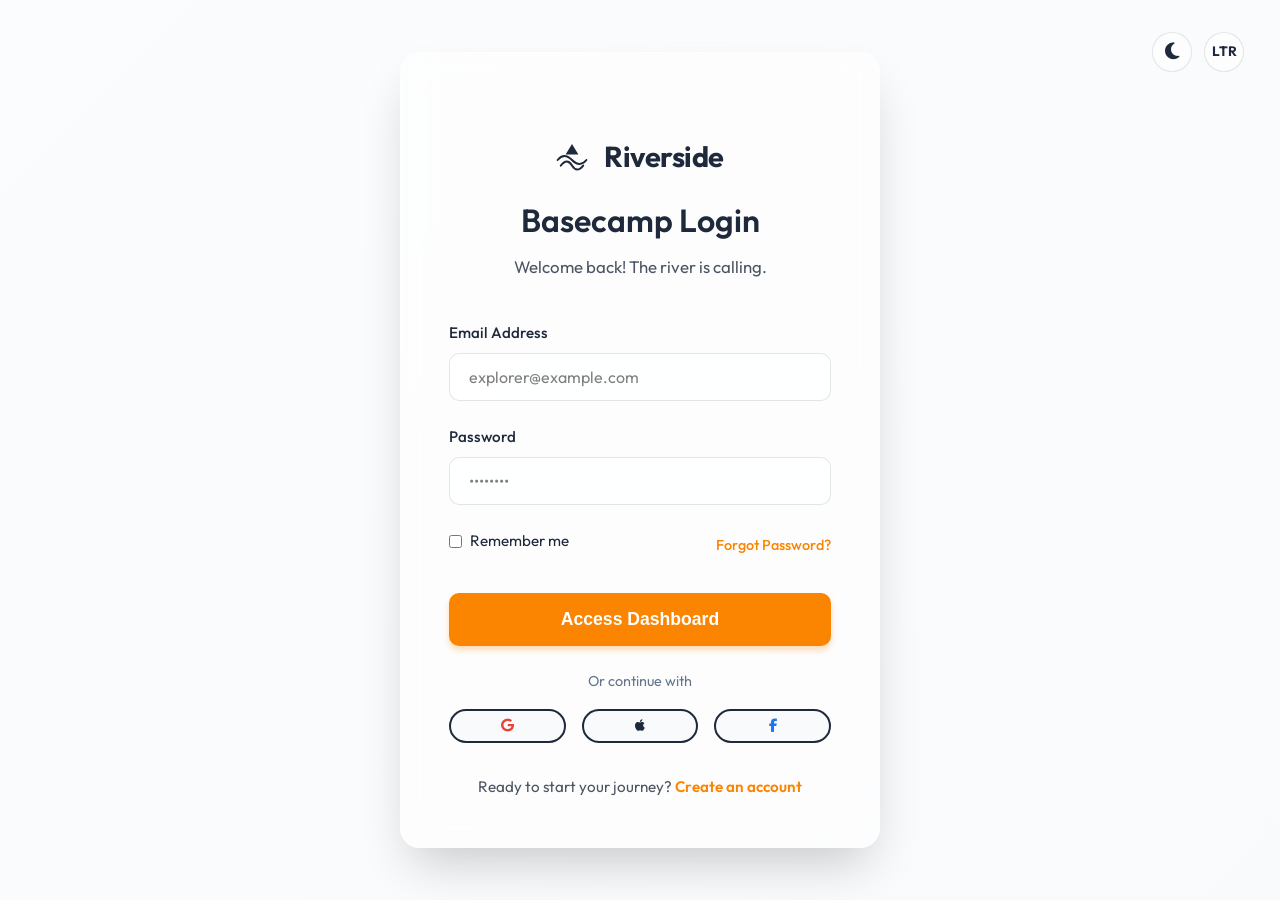
<file: login.html>
<!DOCTYPE html>
<html lang="en" dir="ltr" data-theme="light">

<head>
    <meta charset="UTF-8">
    <link rel="icon" href="data:image/svg+xml,<svg xmlns=%22http://www.w3.org/2000/svg%22 viewBox=%220 0 100 100%22><text y=%22.9em%22 font-size=%2290%22>🌊</text></svg>">
    <meta name="viewport" content="width=device-width, initial-scale=1.0">
    <title>Basecamp Login | Riverside</title>
    <meta name="description" content="Sign in to access your Riverside dashboard, active rentals, and past trips.">
    <link rel="preconnect" href="https://fonts.googleapis.com">
    <link rel="preconnect" href="https://fonts.gstatic.com" crossorigin>
    <link href="https://fonts.googleapis.com/css2?family=Outfit:wght@300;400;500;600;700&display=swap" rel="stylesheet">
    <link rel="stylesheet" href="https://cdnjs.cloudflare.com/ajax/libs/font-awesome/6.4.0/css/all.min.css">
    <link rel="stylesheet" href="styles.css">
</head>

<body>
    <!-- Full-screen Expedition Layout -->
    <div class="expedition-auth-page" style="background-image: url('https://images.unsplash.com/photo-1462331940025-496dfbfc7564?ixlib=rb-4.0.3&auto=format&fit=crop&w=2000&q=80');">
        
        <!-- Action Toggles -->
        <div class="auth-toggles">
            <button id="theme-toggle-btn" class="icon-btn auth-toggle-btn" aria-label="Toggle Theme">
                <i class="fa-solid fa-moon"></i>
            </button>
            <button id="lang-toggle" class="icon-btn auth-toggle-btn" aria-label="Toggle LTR/RTL">
                <i class="fa-solid fa-language"></i>
            </button>
        </div>
        
        <!-- Glassmorphic Panel -->
        <div class="expedition-auth-panel">

            <a href="index.html" class="expedition-auth-logo">
                <svg class="brand-icon" viewBox="0 0 40 40" width="32" height="32" fill="none" stroke="currentColor" stroke-width="2.5" stroke-linecap="round" stroke-linejoin="round" style="margin-right: 0.5rem;">
        <path d="M2 25 Q 10 15, 20 25 T 38 25" />
        <path d="M6 32 Q 14 22, 20 32 T 34 32" />
        <path d="M20 5 L 12 18 H 28 Z" fill="currentColor" stroke="none" />
    </svg>
    <span style="font-family: 'Outfit', sans-serif; font-weight: 700; letter-spacing: -0.5px;">Riverside</span>
            </a>
            
            <div class="expedition-auth-header">
                <h2>Basecamp Login</h2>
                <p>Welcome back! The river is calling.</p>
            </div>

            <form class="expedition-auth-form" action="user-dashboard.html" method="GET">
                <div class="form-group">
                    <label for="email">Email Address</label>
                    <input type="email" id="email" class="form-control" placeholder="explorer@example.com" required>
                </div>
                
                <div class="form-group">
                    <label for="password">Password</label>
                    <input type="password" id="password" class="form-control" placeholder="••••••••" required>
                </div>

                <div class="expedition-auth-options">
                    <label>
                        <input type="checkbox" style="accent-color: var(--accent-color);"> Remember me
                    </label>
                    <a href="#">Forgot Password?</a>
                </div>

                <button type="submit" class="expedition-auth-btn">Access Dashboard</button>
            </form>

            <div class="social-login" style="text-align: center; margin-top: 1.5rem;">
                <p style="color: var(--text-light); font-size: 0.9rem; margin-bottom: 1rem;">Or continue with</p>
                <div style="display: flex; justify-content: center; gap: 1rem;">
                    <button type="button" class="btn btn-outline-dark" style="flex: 1; padding: 0.5rem; background: var(--bg-color);"><i class="fa-brands fa-google" style="color: #ea4335;"></i></button>
                    <button type="button" class="btn btn-outline-dark" style="flex: 1; padding: 0.5rem; background: var(--bg-color);"><i class="fa-brands fa-apple" style="color: var(--text-dark);"></i></button>
                    <button type="button" class="btn btn-outline-dark" style="flex: 1; padding: 0.5rem; background: var(--bg-color);"><i class="fa-brands fa-facebook-f" style="color: #1877f2;"></i></button>
                </div>
            </div>

            <div class="expedition-auth-footer">
                <p>Ready to start your journey? <a href="signup.html">Create an account</a></p>
            </div>
        </div>
    </div>

    <!-- Theme initialization -->
    <script>
        const savedTheme = localStorage.getItem('dash-theme') || 'light';
        document.documentElement.setAttribute('data-theme', savedTheme);
    </script>
    <script src="script.js"></script>
</body>
</html>
</file>
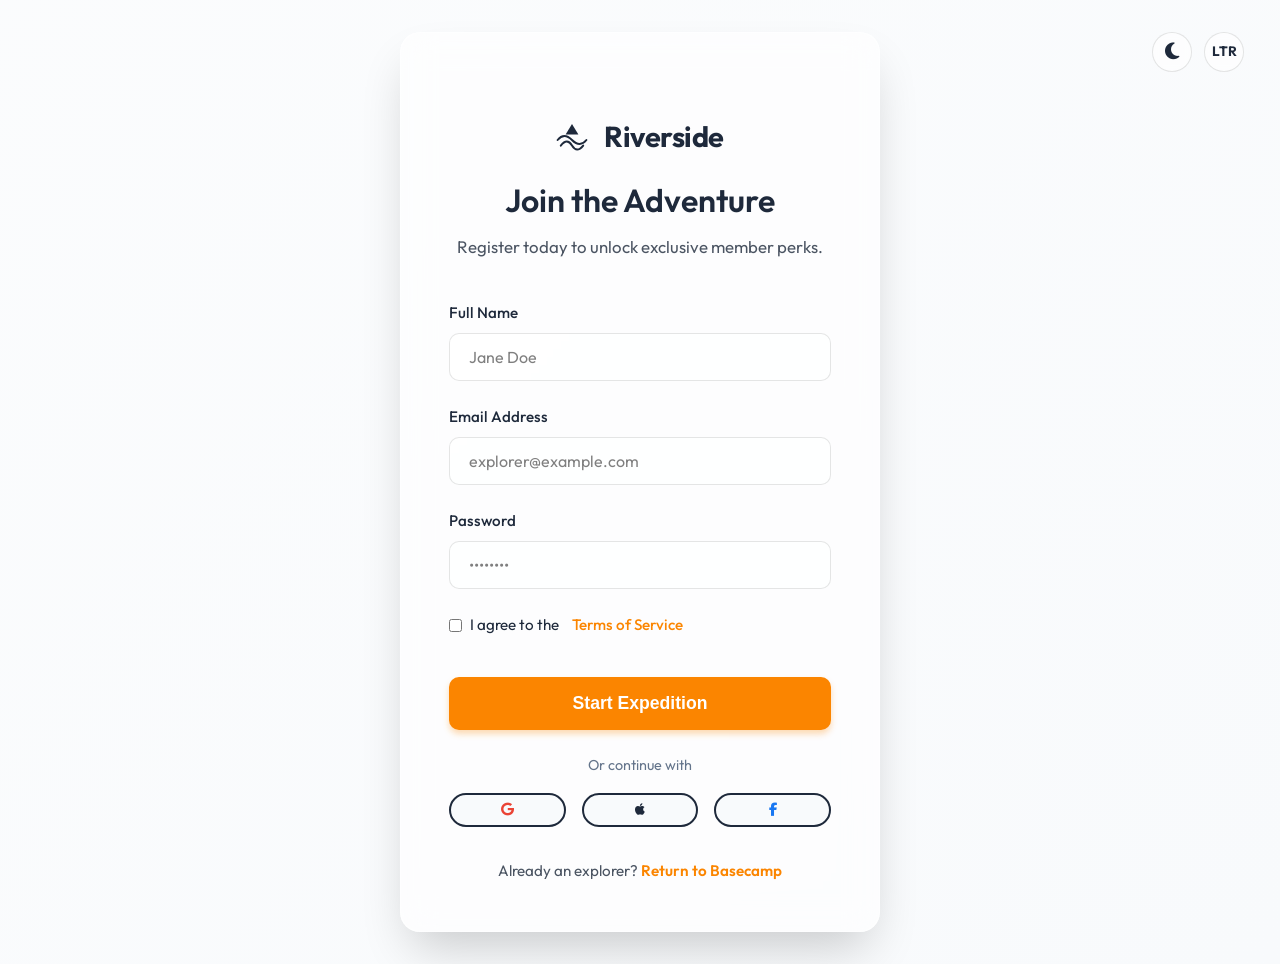
<file: signup.html>
<!DOCTYPE html>
<html lang="en" dir="ltr" data-theme="light">

<head>
    <meta charset="UTF-8">
    <link rel="icon" href="data:image/svg+xml,<svg xmlns=%22http://www.w3.org/2000/svg%22 viewBox=%220 0 100 100%22><text y=%22.9em%22 font-size=%2290%22>🌊</text></svg>">
    <meta name="viewport" content="width=device-width, initial-scale=1.0">
    <title>Start Your Expedition | Riverside</title>
    <meta name="description" content="Create a new account at Riverside to manage your rentals and season passes.">
    <link rel="preconnect" href="https://fonts.googleapis.com">
    <link rel="preconnect" href="https://fonts.gstatic.com" crossorigin>
    <link href="https://fonts.googleapis.com/css2?family=Outfit:wght@300;400;500;600;700&display=swap" rel="stylesheet">
    <link rel="stylesheet" href="https://cdnjs.cloudflare.com/ajax/libs/font-awesome/6.4.0/css/all.min.css">
    <link rel="stylesheet" href="styles.css">
</head>

<body>
    <!-- Full-screen Expedition Layout -->
    <div class="expedition-auth-page" style="background-image: url('https://plus.unsplash.com/premium_photo-1769821233693-851a950769e9?w=900&auto=format&fit=crop&q=60&ixlib=rb-4.1.0&ixid=M3wxMjA3fDB8MHxwaG90by1yZWxhdGVkfDY5fHx8ZW58MHx8fHx8=rb-4.0.3&auto=format&fit=crop&w=2000&q=80');">
        
        <!-- Action Toggles -->
        <div class="auth-toggles">
            <button id="theme-toggle-btn" class="icon-btn auth-toggle-btn" aria-label="Toggle Theme">
                <i class="fa-solid fa-moon"></i>
            </button>
            <button id="lang-toggle" class="icon-btn auth-toggle-btn" aria-label="Toggle LTR/RTL">
                <i class="fa-solid fa-language"></i>
            </button>
        </div>
        
        <!-- Glassmorphic Panel -->
        <div class="expedition-auth-panel">

            <a href="index.html" class="expedition-auth-logo">
                <svg class="brand-icon" viewBox="0 0 40 40" width="32" height="32" fill="none" stroke="currentColor" stroke-width="2.5" stroke-linecap="round" stroke-linejoin="round" style="margin-right: 0.5rem;">
        <path d="M2 25 Q 10 15, 20 25 T 38 25" />
        <path d="M6 32 Q 14 22, 20 32 T 34 32" />
        <path d="M20 5 L 12 18 H 28 Z" fill="currentColor" stroke="none" />
    </svg>
    <span style="font-family: 'Outfit', sans-serif; font-weight: 700; letter-spacing: -0.5px;">Riverside</span>
            </a>
            
            <div class="expedition-auth-header">
                <h2>Join the Adventure</h2>
                <p>Register today to unlock exclusive member perks.</p>
            </div>

            <form class="expedition-auth-form" action="user-dashboard.html" method="GET">
                <div class="form-group">
                    <label for="name">Full Name</label>
                    <input type="text" id="name" class="form-control" placeholder="Jane Doe" required>
                </div>

                <div class="form-group">
                    <label for="email">Email Address</label>
                    <input type="email" id="email" class="form-control" placeholder="explorer@example.com" required>
                </div>
                
                <div class="form-group">
                    <label for="password">Password</label>
                    <input type="password" id="password" class="form-control" placeholder="••••••••" required>
                </div>

                <div class="expedition-auth-options" style="justify-content: flex-start;">
                    <label>
                        <input type="checkbox" style="accent-color: var(--accent-color);" required> 
                        I agree to the <a href="#" style="margin-left: 0.3rem;">Terms of Service</a>
                    </label>
                </div>

                <button type="submit" class="expedition-auth-btn">Start Expedition</button>
            </form>

            <div class="social-login" style="text-align: center; margin-top: 1.5rem;">
                <p style="color: var(--text-light); font-size: 0.9rem; margin-bottom: 1rem;">Or continue with</p>
                <div style="display: flex; justify-content: center; gap: 1rem;">
                    <button type="button" class="btn btn-outline-dark" style="flex: 1; padding: 0.5rem; background: var(--bg-color);"><i class="fa-brands fa-google" style="color: #ea4335;"></i></button>
                    <button type="button" class="btn btn-outline-dark" style="flex: 1; padding: 0.5rem; background: var(--bg-color);"><i class="fa-brands fa-apple" style="color: var(--text-dark);"></i></button>
                    <button type="button" class="btn btn-outline-dark" style="flex: 1; padding: 0.5rem; background: var(--bg-color);"><i class="fa-brands fa-facebook-f" style="color: #1877f2;"></i></button>
                </div>
            </div>

            <div class="expedition-auth-footer">
                <p>Already an explorer? <a href="login.html">Return to Basecamp</a></p>
            </div>
        </div>
    </div>

    <!-- Theme initialization -->
    <script>
        const savedTheme = localStorage.getItem('dash-theme') || 'light';
        document.documentElement.setAttribute('data-theme', savedTheme);
    </script>
    <script src="script.js"></script>
</body>
</html>
</file>
<file: styles.css>
html, body {
    overflow-x: hidden;
    max-width: 100vw;
}

:root {
    --primary-color: #0f4c5c;
    --primary-dark: #052831;
    --primary-light: #16697a;
    --accent-color: #fb8500;
    --accent-hover: #ffb703;
    --text-dark: #1e293b;
    --text-light: #64748b;
    --bg-color: #f8fafc;
    --card-bg: #ffffff;
    --white: #ffffff;
    --glass-bg: rgba(255, 255, 255, 0.1);
    --glass-border: rgba(255, 255, 255, 0.2);
    --shadow-sm: 0 1px 2px 0 rgba(0, 0, 0, 0.05);
    --shadow-md: 0 4px 6px -1px rgba(0, 0, 0, 0.1), 0 2px 4px -1px rgba(0, 0, 0, 0.06);
    --shadow-lg: 0 10px 15px -3px rgba(0, 0, 0, 0.1), 0 4px 6px -2px rgba(0, 0, 0, 0.05);
    --transition: all 0.3s cubic-bezier(0.4, 0, 0.2, 1);
}

[data-theme="dark"] {
    --primary-color: #48cae4;
    --primary-dark: #061021;
    --primary-light: #112240;
    --accent-color: #fb8500;
    --accent-hover: #ffb703;
    --text-dark: #ccd6f6;
    --text-light: #8892b0;
    --bg-color: #020c1b;
    --card-bg: #112240;
    --white: #ffffff;
    --glass-bg: rgba(255, 255, 255, 0.1);
    --glass-border: rgba(255, 255, 255, 0.2);
    --shadow-sm: 0 1px 2px 0 rgba(0, 0, 0, 0.5);
    --shadow-md: 0 4px 6px -1px rgba(0, 0, 0, 0.6), 0 2px 4px -1px rgba(0, 0, 0, 0.4);
    --shadow-lg: 0 10px 15px -3px rgba(0, 0, 0, 0.6), 0 4px 6px -2px rgba(0, 0, 0, 0.5);
}

[data-theme="dark"] .btn-primary,
[data-theme="dark"] .btn-secondary,
[data-theme="dark"] .hero h1,
[data-theme="dark"] .hero p,
[data-theme="dark"] .logo,
[data-theme="dark"] .icon-btn,
[data-theme="dark"] .menu-btn,
[data-theme="dark"] .header.scrolled .logo,
[data-theme="dark"] .dash-sidebar .logo,
[data-theme="dark"] footer,
[data-theme="dark"] footer * {
    color: #ffffff !important;
}

[data-theme="dark"] .logo i {
    color: var(--accent-color) !important;
}

[data-theme="dark"] .btn-primary {
    background-color: var(--accent-color);
    border-color: var(--accent-color);
}

[data-theme="dark"] .dash-nav-link.active,
[data-theme="dark"] .dash-nav-link:hover {
    color: #ffffff;
}

[data-theme="dark"] input,
[data-theme="dark"] select,
[data-theme="dark"] textarea {
    background-color: #020c1b;
    color: #ccd6f6;
    border: 1px solid rgba(255, 255, 255, 0.1);
}

[data-theme="dark"] h1,
[data-theme="dark"] h2,
[data-theme="dark"] h3,
[data-theme="dark"] h4,
[data-theme="dark"] h5,
[data-theme="dark"] h6 {
    color: #ffffff !important;
}

[data-theme="dark"] .header.scrolled,
[data-theme="dark"] .header.dash-header {
    background: var(--card-bg);
    border-bottom: 1px solid var(--glass-border);
}

[data-theme="dark"] .header.scrolled .nav-link,
[data-theme="dark"] .header.scrolled .icon-btn,
[data-theme="dark"] .header.scrolled .menu-btn,
[data-theme="dark"] .header.dash-header .icon-btn,
[data-theme="dark"] .header.dash-header .menu-btn {
    color: var(--text-dark);
}

[data-theme="dark"] .dropdown-menu {
    background: #112240;
    border: 1px solid rgba(255, 255, 255, 0.1);
}

[data-theme="dark"] .dropdown-link {
    color: #ccd6f6;
}

[data-theme="dark"] .dropdown-link:hover,
[data-theme="dark"] .dropdown-link.active {
    background-color: rgba(255, 255, 255, 0.1);
    color: #ffffff;
}

[data-theme="dark"] .mobile-nav-overlay {
    background-color: rgba(2, 12, 27, 0.98);
}

[data-theme="dark"] .dash-sidebar {
    background-color: #112240;
    border-right: 1px solid rgba(255, 255, 255, 0.1);
}

[data-theme="dark"] .dash-nav-link {
    color: #8892b0;
}

[data-theme="dark"] .dash-card {
    border-color: rgba(255, 255, 255, 0.1);
}

/* ---- Dark mode contrast fixes ---- */

/* Sidebar nav links: boost from #8892b0 to a more legible #a8b4cc */
[data-theme="dark"] .dash-nav-link {
    color: #a8b4cc;
}

/* KPI header labels and trend text: boost from #8892b0 */
[data-theme="dark"] .kpi-header {
    color: #a8b4cc;
}
[data-theme="dark"] .kpi-trend {
    color: #a8b4cc;
}

/* Badges: stronger background + bolder text colour in dark */
[data-theme="dark"] .badge-success {
    background: rgba(16, 185, 129, 0.2);
    color: #34d399;   /* lighter emerald for better contrast on #112240 */
}
[data-theme="dark"] .badge-warning {
    background: rgba(245, 158, 11, 0.2);
    color: #fbbf24;   /* lighter amber */
}

/* Table header text: boost from #8892b0 */
[data-theme="dark"] .dash-table th {
    color: #a8b4cc;
    background-color: rgba(255, 255, 255, 0.06);
}

/* Table cell text: ensure body cells are clearly legible */
[data-theme="dark"] .dash-table td {
    color: #ccd6f6;
}

/* Card header divider border: invisible rgba(0,0,0,0.05) → visible */
[data-theme="dark"] .dash-card-header {
    border-bottom-color: rgba(255, 255, 255, 0.12);
}

/* Dash card title in dark */
[data-theme="dark"] .dash-card-title {
    color: #ccd6f6;
}

/* btn-secondary border in dash-wrapper (currently rgba(0,0,0,0.2) = invisible) */
[data-theme="dark"] .dash-wrapper .btn-secondary {
    color: #ccd6f6 !important;
    border-color: rgba(255, 255, 255, 0.3) !important;
}

/* Input borders: make them more visible */
[data-theme="dark"] input,
[data-theme="dark"] select,
[data-theme="dark"] textarea {
    border-color: rgba(255, 255, 255, 0.2) !important;
}
[data-theme="dark"] input::placeholder {
    color: #6b7fa3;
}

/* KPI icon backgrounds: boost so icon colour pops in dark */
[data-theme="dark"] .kpi-icon.blue  { background: rgba(14, 165, 233, 0.2); }
[data-theme="dark"] .kpi-icon.green { background: rgba(16, 185, 129, 0.2); }
[data-theme="dark"] .kpi-icon.orange{ background: rgba(245, 158, 11, 0.2); }
[data-theme="dark"] .kpi-icon.red   { background: rgba(239, 68, 68,  0.2); }

/* Progress track: make it slightly more visible in dark */
[data-theme="dark"] .dash-progress-track {
    background: rgba(255, 255, 255, 0.15);
}

/* Mobile nav overlay links: boost contrast */
[data-theme="dark"] .mobile-nav-link {
    color: #ccd6f6;
}

/* -------------------------------------------------------
   FIX: "Update Status", "Log Maintenance", "View PDF",
   "On Water", section h4 labels, etc. all use
   color: var(--primary-color) inline. In dark mode,
   --primary-color = #0a192f which is near-invisible
   against #112240 card backgrounds.
   Override all such elements inside the dash-wrapper.
   ------------------------------------------------------- */
[data-theme="dark"] .dash-wrapper a[style*="primary-color"],
[data-theme="dark"] .dash-wrapper span[style*="primary-color"],
[data-theme="dark"] .dash-wrapper h4[style*="primary-color"] {
    color: var(--accent-color) !important;
}

/* Also target the "On Water" span which uses --primary-color */
[data-theme="dark"] .dash-table td span[style*="primary-color"] {
    color: #fb8500 !important;
}

/* Fix inventory progress bar fills: background: var(--primary-color)
   becomes #0a192f in dark mode (invisible). Use accent orange instead. */
[data-theme="dark"] .dash-wrapper div[style*="background: var(--primary-color)"] {
    background: var(--accent-color) !important;
}

/* Fix hardcoded #cbd5e1 progress track colour (light grey, invisible in dark) */
[data-theme="dark"] .dash-wrapper div[style*="background: #cbd5e1"] {
    background: rgba(255, 255, 255, 0.15) !important;
}

[data-theme="dark"] .feature-icon {
    background-color: rgba(255, 255, 255, 0.1);
    color: #fb8500;
}

[data-theme="dark"] .feature-card i.fa-solid {
    color: var(--accent-color) !important;
}

[data-theme="dark"] .btn-secondary {
    border-color: rgba(255, 255, 255, 0.5) !important;
}

[data-theme="dark"] .btn-secondary:hover {
    background-color: rgba(255, 255, 255, 0.1) !important;
    border-color: #ffffff !important;
}

[data-theme="dark"] .nav-link {
    color: #ffffff;
}

* {
    margin: 0;
    padding: 0;
    box-sizing: border-box;
    outline: 1px solid transparent;
}

body {
    font-family: 'Outfit', sans-serif;
    background-color: var(--bg-color);
    color: var(--text-dark);
    line-height: 1.6;
    overflow-x: hidden;
}

h1, h2, h3, h4, h5, h6 {
    font-weight: 600;
}

p {
    font-weight: 400;
}

/* RTL Support */
html[dir="rtl"] {
    text-align: right;
}

html[dir="rtl"] .nav-list {
    flex-direction: row-reverse;
}

html[dir="rtl"] .header-actions {
    margin-left: 0;
    margin-right: auto;
}

html[dir="rtl"] .logo i {
    margin-right: 0;
    margin-left: 0.5rem;
}

html[dir="rtl"] .nav-link i {
    margin-left: 0;
    margin-right: 0.4rem;
}

/* Container */
.container {
    max-width: 1280px;
    margin: 0 auto;
    padding: 0 2rem;
}

/* Header & Navigation */
.header {
    position: fixed;
    top: 0;
    left: 0;
    width: 100%;
    z-index: 1000;
    transition: var(--transition);
    padding: 1.5rem 0;
}

.header.scrolled {
    background: rgba(255, 255, 255, 0.95);
    backdrop-filter: blur(10px);
    padding: 1rem 0;
    box-shadow: var(--shadow-sm);
}

.header.scrolled .logo,
.header.scrolled .nav-link,
.header.scrolled .icon-btn,
.header.scrolled .menu-btn {
    color: var(--text-dark);
}

.header-alt .logo,
.header-alt .nav-link,
.header-alt .icon-btn,
.header-alt .menu-btn {
    color: var(--text-dark);
}

.header.dash-header {
    background: rgba(255, 255, 255, 0.95);
    backdrop-filter: blur(10px);
    box-shadow: var(--shadow-sm);
    padding: 1rem 0;
}

.header.dash-header .logo,
.header.dash-header .icon-btn,
.header.dash-header .menu-btn {
    color: var(--text-dark);
}

.header-container {
    display: flex;
    align-items: center;
    justify-content: space-between;
}

.dash-header-container {
    display: flex;
    align-items: center;
    justify-content: space-between;
    padding: 0 2rem;
    width: 100%;
}

.logo {
    display: flex;
    align-items: center;
    gap: 0.5rem;
    font-size: 1.5rem;
    font-weight: 600;
    color: var(--white);
    text-decoration: none;
    transition: var(--transition);
}

.logo i {
    color: var(--accent-color);
    font-size: 1.8rem;
}

.navbar {
    display: flex;
    align-items: center;
}

.nav-list {
    display: flex;
    gap: 2rem;
    list-style: none;
}

.nav-link {
    color: var(--white);
    text-decoration: none;
    font-weight: 500;
    font-size: 1rem;
    transition: var(--transition);
    display: flex;
    align-items: center;
    gap: 0.4rem;
    position: relative;
}

.nav-link::after {
    content: '';
    position: absolute;
    bottom: -4px;
    left: 0;
    width: 0;
    height: 2px;
    background-color: var(--accent-color);
    transition: var(--transition);
}

.nav-link:hover::after,
.nav-link.active::after {
    width: 100%;
}

.nav-link i {
    font-size: 0.8rem;
}

@media (max-width: 1100px) {
    .nav-list {
        gap: 0.8rem;
    }
    .nav-link {
        font-size: 0.85rem;
    }
    .header-actions {
        gap: 0.5rem;
    }
    .btn-primary {
        padding: 0.6rem 1.2rem;
        font-size: 0.9rem;
    }
}

/* Dropdown */
.has-dropdown {
    position: relative;
}

.dropdown-menu {
    position: absolute;
    top: 100%;
    left: 0;
    background: var(--card-bg);
    min-width: 220px;
    border-radius: 12px;
    box-shadow: var(--shadow-lg);
    opacity: 0;
    visibility: hidden;
    transform: translateY(10px);
    transition: var(--transition);
    list-style: none;
    padding: 0.5rem 0;
    margin-top: 1rem;
}

.has-dropdown:hover .dropdown-menu,
.has-dropdown.active .dropdown-menu {
    opacity: 1;
    visibility: visible;
    transform: translateY(0);
}

.dropdown-menu::before {
    content: '';
    position: absolute;
    top: -1.2rem;
    left: 0;
    right: 0;
    height: 1.2rem;
    background: transparent;
}

.dropdown-link {
    display: block;
    padding: 0.8rem 1.5rem;
    color: var(--text-dark);
    text-decoration: none;
    font-weight: 500;
    transition: var(--transition);
}

.dropdown-link:hover, .dropdown-link.active {
    background-color: rgba(15, 76, 92, 0.05);
    color: var(--primary-color);
    padding-left: 1.8rem;
}

html[dir="rtl"] .has-dropdown:hover .dropdown-link:hover,
html[dir="rtl"] .has-dropdown:hover .dropdown-link.active {
    padding-left: 1.5rem;
    padding-right: 1.8rem;
}

html[dir="rtl"] .dropdown-menu {
    left: auto;
    right: 0;
}

/* Header Actions */
.header-actions {
    display: flex;
    align-items: center;
    gap: 1rem;
}

.icon-btn {
    background: transparent;
    border: none;
    color: var(--white);
    font-size: 1.2rem;
    cursor: pointer;
    transition: var(--transition);
    width: 40px;
    height: 40px;
    border-radius: 50%;
    display: inline-flex;
    align-items: center;
    justify-content: center;
    margin: 0;
    padding: 0;
    line-height: 1;
    vertical-align: middle;
}

.icon-btn i,
.icon-btn span {
    display: inline-flex;
    align-items: center;
    justify-content: center;
    line-height: 1;
}

.icon-btn:hover {
    background: rgba(255, 255, 255, 0.2);
    transform: rotate(15deg);
}

.header.scrolled .icon-btn:hover {
    background: rgba(0, 0, 0, 0.05);
}

.menu-btn {
    display: none;
    background: transparent;
    border: none;
    color: var(--white);
    font-size: 1.5rem;
    cursor: pointer;
}

/* Hero Section */
.hero {
    position: relative;
    min-height: 100vh;
    display: flex;
    align-items: center;
    padding-top: 80px;
}

.hero-bg {
    position: absolute;
    top: 0;
    left: 0;
    width: 100%;
    height: 100%;
    z-index: -1;
}

.hero-bg img {
    width: 100%;
    height: 100%;
    object-fit: cover;
}

.hero-overlay {
    position: absolute;
    top: 0;
    left: 0;
    width: 100%;
    height: 100%;
    background: linear-gradient(to right, rgba(15, 76, 92, 0.9), rgba(15, 76, 92, 0.4));
}

html[dir="rtl"] .hero-overlay {
    background: linear-gradient(to left, rgba(15, 76, 92, 0.9), rgba(15, 76, 92, 0.4));
}

.hero-content {
    max-width: 800px;
    color: var(--white);
}

.badge {
    display: inline-block;
    padding: 0.5rem 1rem;
    background: var(--glass-bg);
    border: 1px solid var(--glass-border);
    border-radius: 50px;
    font-size: 0.875rem;
    font-weight: 600;
    letter-spacing: 1px;
    text-transform: uppercase;
    margin-bottom: 1.5rem;
    backdrop-filter: blur(4px);
}

.badge-primary {
    background-color: rgba(15, 76, 92, 0.1);
    color: var(--primary-color);
    border-color: rgba(15, 76, 92, 0.2);
}

[data-theme="dark"] .badge-primary {
    background-color: rgba(72, 202, 228, 0.1);
    color: var(--primary-color);
    border-color: rgba(72, 202, 228, 0.2);
}

.hero-title {
    font-size: 4.5rem;
    font-weight: 600;
    line-height: 1.1;
    margin-bottom: 1.5rem;
    animation: fadeInUp 1s ease;
}

.hero-description {
    font-size: 1.25rem;
    font-weight: 300;
    margin-bottom: 2.5rem;
    opacity: 0.9;
    max-width: 600px;
    animation: fadeInUp 1s ease 0.2s;
    animation-fill-mode: backwards;
}

.hero-buttons {
    display: flex;
    gap: 1rem;
    animation: fadeInUp 1s ease 0.4s;
    animation-fill-mode: backwards;
}

.btn {
    display: inline-flex;
    align-items: center;
    justify-content: center;
    padding: 1rem 2rem;
    border-radius: 50px;
    font-weight: 600;
    text-decoration: none;
    transition: var(--transition);
    gap: 0.5rem;
}

.btn-primary {
    background-color: var(--accent-color);
    color: var(--white);
    border: 2px solid var(--accent-color);
}

.btn-primary:hover {
    background-color: var(--accent-hover);
    border-color: var(--accent-hover);
    transform: translateY(-2px);
    box-shadow: 0 10px 20px rgba(251, 133, 0, 0.3);
}

.btn-secondary {
    background-color: transparent;
    color: var(--white);
    border: 2px solid var(--glass-border);
    backdrop-filter: blur(4px);
}

.btn-secondary:hover {
    background-color: var(--card-bg);
    color: var(--primary-color);
    border-color: var(--white);
    transform: translateY(-2px);
}

/* Features */
.features {
    padding: 6rem 0;
    background: var(--card-bg);
}

.section-header {
    text-align: center;
    margin-bottom: 4rem;
}

.section-header h2 {
    font-size: 2.5rem;
    color: var(--primary-color);
    margin-bottom: 1rem;
}

.section-header p {
    color: var(--text-light);
    font-size: 1.1rem;
    max-width: 600px;
    margin: 0 auto;
}

.feature-grid {
    display: grid;
    grid-template-columns: repeat(auto-fit, minmax(300px, 1fr));
    gap: 2.5rem;
}

@media (min-width: 769px) and (max-width: 1024px) {
    .feature-grid {
        grid-template-columns: repeat(2, 1fr) !important;
    }
    .feature-grid .feature-card:last-child {
        grid-column: span 2;
        justify-self: center;
        max-width: calc(50% - 1.25rem);
        width: 100%;
    }
}

.feature-card {
    background: var(--bg-color);
    padding: 3rem 2rem;
    border-radius: 20px;
    text-align: center;
    transition: var(--transition);
    border: 1px solid rgba(0, 0, 0, 0.05);
}

.feature-card:hover {
    transform: translateY(-10px);
    box-shadow: var(--shadow-lg);
    background: var(--card-bg);
}

.feature-icon {
    width: 80px;
    height: 80px;
    background: rgba(15, 76, 92, 0.1);
    color: var(--primary-color);
    border-radius: 50%;
    display: flex;
    align-items: center;
    justify-content: center;
    font-size: 2rem;
    margin: 0 auto 1.5rem;
    transition: var(--transition);
}

.feature-card:hover .feature-icon {
    background: var(--primary-color);
    color: var(--white);
}

.feature-card h3 {
    font-size: 1.5rem;
    margin-bottom: 1rem;
    color: var(--text-dark);
}

.feature-card p {
    color: var(--text-light);
}

/* Animations */
@keyframes fadeInUp {
    from {
        opacity: 0;
        transform: translateY(20px);
    }

    to {
        opacity: 1;
        transform: translateY(0);
    }
}

/* Responsive */
@media (max-width: 768px) {
    .page-header-content h1 {
        font-size: 2.5rem !important;
    }

    .nav-list {
        display: none;
    }

    .menu-btn {
        display: block;
    }
}

@media (max-width: 992px) {
    .hero-title {
        font-size: 3.5rem;
    }
}

@media (max-width: 768px) {
    .container, .dash-header-container {
        padding: 0 1rem;
    }

    .header-actions {
        gap: 0.5rem;
    }

    .hero-title {
        font-size: 2.5rem;
    }

    .hero-buttons {
        flex-direction: column;
    }

    .dash-content {
        padding: 1rem;
    }

    .dash-card {
        padding: 1rem;
    }

    .expedition-auth-panel {
        padding: 2rem 1.5rem;
    }

    .expedition-auth-logo {
        margin-top: 3rem;
    }

    .hero-split-grid,
    .feature-grid,
    .dash-kpi-grid,
    .dash-bento-grid,
    [style*="grid-template-columns"] {
        grid-template-columns: 1fr !important;
    }

    .dash-table-wrapper {
        overflow-x: auto;
        -webkit-overflow-scrolling: touch;
        width: 100%;
        min-width: 0;
    }
}

.elapsed-time-display {
    font-size: 3rem;
}

@media (max-width: 360px) {
    .elapsed-time-display {
        font-size: 2.25rem;
    }
    .container,
    .dash-header-container {
        padding: 0 0.75rem;
    }
    .dash-content {
        padding: 0.75rem;
    }
    .dash-card {
        padding: 0.875rem;
    }
    .dash-page-title h1 {
        font-size: 1.4rem;
    }
    .dash-page-title h2 {
        font-size: 1.2rem;
    }
    .logo {
        font-size: 1.2rem;
    }
    .logo i {
        font-size: 1.4rem;
    }
    .icon-btn, .menu-btn {
        width: 36px;
        height: 36px;
        font-size: 0.9rem;
    }
    .header-actions {
        gap: 0.25rem;
    }
    .kpi-value {
        font-size: 1.75rem;
    }
}

/* Home 2 Hero Split Layout */
.hero-split {
    background: var(--card-bg);
    padding-top: 120px;
    padding-bottom: 6rem;
    /* Offset for header */
}

.hero-split-grid {
    display: grid;
    grid-template-columns: 1fr 1fr;
    gap: 4rem;
    align-items: center;
    min-height: calc(100vh - 100px);
}

.badge-dark {
    background: rgba(15, 76, 92, 0.1);
    color: var(--primary-color);
    border-color: rgba(15, 76, 92, 0.2);
}

[data-theme="dark"] .badge-dark {
    color: var(--accent-color);
    background: rgba(251, 133, 0, 0.1);
    border-color: rgba(251, 133, 0, 0.2);
}

.hero-title-dark {
    color: var(--text-dark);
}

.hero-description-dark {
    color: var(--text-light);
}

.btn-outline-dark {
    background-color: transparent;
    color: var(--text-dark);
    border: 2px solid var(--text-dark);
}

.btn-outline-dark:hover {
    background-color: var(--text-dark);
    color: var(--white);
    transform: translateY(-2px);
}

.hero-split-image {
    position: relative;
    height: 100%;
    min-height: 500px;
}

.image-wrapper {
    position: relative;
    width: 100%;
    height: 100%;
    border-radius: 20px;
    overflow: hidden;
    box-shadow: var(--shadow-lg);
}

.image-wrapper img {
    width: 100%;
    height: 100%;
    object-fit: cover;
}

.floating-card {
    position: absolute;
    bottom: -20px;
    left: -20px;
    background: var(--card-bg);
    padding: 1.5rem;
    border-radius: 16px;
    box-shadow: var(--shadow-lg);
    display: flex;
    align-items: center;
    gap: 1rem;
    animation: fadeInUp 1s ease 0.6s backwards;
}

.floating-card i {
    color: #fb8500;
    font-size: 2rem;
}

.floating-card strong {
    display: block;
    color: var(--text-dark);
    font-size: 1.2rem;
}

.floating-card span {
    color: var(--text-light);
    font-size: 0.9rem;
}

html[dir="rtl"] .floating-card {
    left: auto;
    right: -20px;
}

/* Home 2 Feature Card Extensions */
.bg-light {
    background-color: var(--bg-color);
}

.features.bg-light .feature-card {
    background: var(--card-bg);
    padding: 0;
    overflow: hidden;
}

.card-img {
    width: 100%;
    height: 250px;
    object-fit: cover;
}

.card-content {
    padding: 2rem;
    text-align: left;
}

html[dir="rtl"] .card-content {
    text-align: right;
}

.price {
    display: inline-block;
    margin-top: 1rem;
    font-size: 1.25rem;
    font-weight: 600;
    color: var(--primary-color);
}

[data-theme="dark"] .price {
    color: var(--accent-color);
}

.pricing-card {
    background: var(--card-bg);
    border-radius: 12px;
    padding: 2.5rem;
    text-align: center;
    border: 1px solid var(--glass-border);
    box-shadow: var(--shadow-sm);
}

.pricing-card-popular {
    background: var(--card-bg);
    border-radius: 12px;
    padding: 2.5rem;
    text-align: center;
    border: 2px solid var(--primary-color);
    box-shadow: 0 10px 25px rgba(15, 76, 92, 0.15);
    position: relative;
}

[data-theme="dark"] .pricing-card-popular {
    border-color: var(--accent-color);
    box-shadow: 0 10px 25px rgba(251, 133, 0, 0.15);
}

.season-price {
    font-size: 2.5rem;
    font-weight: 600;
    color: var(--primary-color);
    margin-bottom: 1.5rem;
}

[data-theme="dark"] .season-price {
    color: var(--accent-color);
}

@media (max-width: 992px) {
    .hero-split-grid {
        grid-template-columns: 1fr;
        gap: 2rem;
        padding: 2rem 0;
    }

    .hero-split-image {
        min-height: 400px;
    }

    .floating-card {
        bottom: 20px;
        left: 20px;
    }

    html[dir="rtl"] .floating-card {
        left: auto;
        right: 20px;
    }
}

/* About Page Styles */
.page-header {
    position: relative;
    padding: 150px 0 80px;
    text-align: center;
    color: var(--white);
    min-height: 400px;
    display: flex;
    align-items: center;
    justify-content: center;
}

.page-header-bg {
    position: absolute;
    top: 0;
    left: 0;
    width: 100%;
    height: 100%;
    z-index: -1;
}

.page-header-bg img {
    width: 100%;
    height: 100%;
    object-fit: cover;
}

.page-header-overlay {
    position: absolute;
    top: 0;
    left: 0;
    width: 100%;
    height: 100%;
    background: rgba(15, 76, 92, 0.8);
}

.page-header-content {
    position: relative;
    z-index: 1;
}

.page-header-content h1 {
    font-size: 3.5rem;
    font-weight: 600;
    margin-bottom: 1rem;
    animation: fadeInUp 0.8s ease;
}

.page-header-content p {
    font-size: 1.2rem;
    opacity: 0.9;
    max-width: 600px;
    margin: 0 auto;
    animation: fadeInUp 0.8s ease 0.2s backwards;
}

.about-story {
    padding: 6rem 0;
    background: var(--card-bg);
}

.story-grid {
    display: grid;
    grid-template-columns: 1fr 1fr;
    gap: 4rem;
    align-items: center;
}

.story-image {
    position: relative;
    border-radius: 20px;
    overflow: hidden;
    box-shadow: var(--shadow-lg);
}

.story-image img {
    width: 100%;
    display: block;
    object-fit: cover;
}

.experience-badge {
    position: absolute;
    bottom: 2rem;
    right: -2rem;
    background: var(--accent-color);
    color: var(--white);
    padding: 1.5rem;
    border-radius: 16px;
    text-align: center;
    box-shadow: var(--shadow-lg);
    z-index: 2;
}

html[dir="rtl"] .experience-badge {
    right: auto;
    left: -2rem;
}

.experience-badge strong {
    display: block;
    font-size: 2.5rem;
    line-height: 1;
    margin-bottom: 0.5rem;
}

.story-text h2 {
    font-size: 2.5rem;
    color: var(--primary-color);
    margin-bottom: 0.5rem;
}

.story-text .subtitle {
    font-size: 1.2rem;
    color: var(--text-light);
    font-weight: 400;
    margin-bottom: 2rem;
}

.story-text p {
    margin-bottom: 1.5rem;
    color: var(--text-dark);
}

.check-list {
    list-style: none;
    margin-top: 2rem;
}

.check-list li {
    display: flex;
    align-items: center;
    gap: 1rem;
    margin-bottom: 1rem;
    font-weight: 500;
}

.check-list i {
    color: var(--accent-color);
}

.core-values {
    padding: 6rem 0;
}

.values-grid {
    display: grid;
    grid-template-columns: repeat(auto-fit, minmax(300px, 1fr));
    gap: 2.5rem;
}

@media (min-width: 688px) and (max-width: 1024px) {
    .values-grid {
        grid-template-columns: repeat(2, 1fr);
    }
    .values-grid .value-card:last-child {
        grid-column: span 2;
        justify-self: center;
        max-width: calc(50% - 1.25rem);
        width: 100%;
    }
}

.value-card {
    background: var(--card-bg);
    padding: 3rem 2rem;
    border-radius: 20px;
    text-align: center;
    box-shadow: var(--shadow-sm);
    transition: var(--transition);
}

.value-card:hover {
    transform: translateY(-10px);
    box-shadow: var(--shadow-lg);
}

.value-icon {
    width: 70px;
    height: 70px;
    background: rgba(251, 133, 0, 0.1);
    color: var(--accent-color);
    border-radius: 50%;
    display: flex;
    align-items: center;
    justify-content: center;
    font-size: 1.8rem;
    margin: 0 auto 1.5rem;
    transition: var(--transition);
}

.value-card:hover .value-icon {
    background: var(--accent-color);
    color: var(--white);
}

.value-card h3 {
    font-size: 1.5rem;
    margin-bottom: 1rem;
    color: var(--primary-color);
}

@media (max-width: 992px) {
    .story-grid {
        grid-template-columns: 1fr;
    }

    .experience-badge {
        right: 2rem;
    }

    html[dir="rtl"] .experience-badge {
        left: 2rem;
    }
}

/* Services Page Styles */
.services-section {
    padding: 6rem 0;
    background-color: var(--card-bg);
}

.service-row {
    display: grid;
    grid-template-columns: 1fr 1fr;
    gap: 4rem;
    align-items: center;
    margin-bottom: 6rem;
}

.service-row:last-child {
    margin-bottom: 0;
}

.service-row.reverse .service-image {
    order: 2;
}

.service-row.reverse .service-details {
    order: 1;
}

html[dir="rtl"] .service-row.reverse .service-image {
    order: 1;
}

html[dir="rtl"] .service-row.reverse .service-details {
    order: 2;
}

.service-image {
    border-radius: 20px;
    overflow: hidden;
    box-shadow: var(--shadow-lg);
}

.service-image img {
    width: 100%;
    display: block;
    object-fit: cover;
    transition: transform 0.5s ease;
}

.service-row:hover .service-image img {
    transform: scale(1.05);
}

.service-details h2 {
    font-size: 2.5rem;
    color: var(--primary-color);
    margin-bottom: 1.5rem;
}

.service-details p {
    font-size: 1.1rem;
    color: var(--text-dark);
    margin-bottom: 1.5rem;
}

.service-features {
    list-style: none;
    margin-bottom: 2rem;
}

.service-features li {
    display: flex;
    align-items: center;
    gap: 1rem;
    margin-bottom: 0.8rem;
    font-weight: 500;
    color: var(--text-dark);
}

.service-features i {
    color: var(--accent-color);
}

.service-pricing {
    font-size: 1.25rem;
    color: var(--text-light);
    margin-bottom: 2rem;
    padding-bottom: 1.5rem;
    border-bottom: 1px solid rgba(0, 0, 0, 0.1);
}

.service-pricing strong {
    font-size: 2rem;
    color: var(--primary-color);
}

[data-theme="dark"] .service-pricing strong {
    color: var(--accent-color);
}

.cta-banner {
    background: linear-gradient(135deg, var(--primary-color), var(--primary-light));
    padding: 6rem 0;
    text-align: center;
    color: var(--white);
}

.cta-content h2 {
    font-size: 3rem;
    margin-bottom: 1rem;
}

.cta-content p {
    font-size: 1.2rem;
    opacity: 0.9;
    margin-bottom: 2.5rem;
    max-width: 600px;
    margin-left: auto;
    margin-right: auto;
}

@media (max-width: 992px) {
    .service-row {
        grid-template-columns: 1fr;
        gap: 2rem;
    }

    .service-row.reverse .service-image,
    .service-row.reverse .service-details {
        order: unset;
    }

    html[dir="rtl"] .service-row.reverse .service-image,
    html[dir="rtl"] .service-row.reverse .service-details {
        order: unset;
    }
}

/* Contact Page Styles */
.contact-section {
    padding: 6rem 0;
    background-color: var(--bg-color);
}

.contact-grid {
    display: grid;
    grid-template-columns: 1fr 1fr;
    gap: 4rem;
    background: var(--card-bg);
    border-radius: 20px;
    overflow: hidden;
    box-shadow: var(--shadow-lg);
}

.contact-info {
    padding: 4rem;
    background: var(--primary-color);
    color: var(--white);
}

.contact-info h2 {
    font-size: 2.5rem;
    margin-bottom: 1rem;
}

.contact-info>p {
    font-size: 1.1rem;
    opacity: 0.9;
    margin-bottom: 3rem;
}

.info-item {
    display: flex;
    gap: 1.5rem;
    margin-bottom: 2rem;
}

.info-icon {
    width: 50px;
    height: 50px;
    background: rgba(255, 255, 255, 0.1);
    border-radius: 50%;
    display: flex;
    align-items: center;
    justify-content: center;
    font-size: 1.2rem;
    color: var(--accent-color);
}

.info-text h3 {
    font-size: 1.2rem;
    margin-bottom: 0.25rem;
}

.info-text p {
    opacity: 0.8;
}

.contact-form-wrapper {
    padding: 4rem;
}

.contact-form h3 {
    font-size: 2rem;
    color: var(--primary-color);
    margin-bottom: 2rem;
}

.form-group {
    margin-bottom: 1.5rem;
}

.form-group label {
    display: block;
    font-weight: 500;
    color: var(--text-dark);
    margin-bottom: 0.5rem;
}

.form-control {
    width: 100%;
    padding: 1rem;
    border: 1px solid rgba(0, 0, 0, 0.1);
    border-radius: 10px;
    font-family: inherit;
    font-size: 1rem;
    background-color: var(--bg-color);
    transition: var(--transition);
}

.form-control:focus {
    outline: none;
    border-color: var(--primary-color);
    box-shadow: 0 0 0 4px rgba(15, 76, 92, 0.1);
}

.btn-block {
    width: 100%;
    padding: 1.2rem;
    font-size: 1.1rem;
    margin-top: 1rem;
}

@media (max-width: 992px) {
    .contact-grid {
        grid-template-columns: 1fr;
    }

    .contact-info,
    .contact-form-wrapper {
        padding: 2rem;
    }
}

/* Dashboard Specific Layout */
.dash-wrapper {
    display: flex;
    min-height: 100vh;
    padding-top: 64px; /* For fixed global header */
    background-color: var(--bg-color);
}

.dash-wrapper .btn-secondary {
    color: var(--text-dark);
    border-color: rgba(0, 0, 0, 0.2);
}

.dash-sidebar {
    width: 260px;
    background-color: var(--card-bg);
    border-right: 1px solid var(--glass-border);
    position: fixed;
    top: 64px;
    bottom: 0;
    left: 0;
    z-index: 900;
    transition: var(--transition);
    display: flex;
    flex-direction: column;
}

html[dir="rtl"] .dash-sidebar {
    left: auto;
    right: 0;
    border-right: none;
    border-left: 1px solid var(--glass-border);
}

.dash-sidebar.collapsed {
    width: 80px;
}

.dash-nav {
    flex: 1;
    padding: 1.5rem 0;
    overflow-y: auto;
}

.dash-nav-list {
    list-style: none;
}

.dash-nav-item {
    margin-bottom: 0.25rem;
    padding: 0 1rem;
}

.dash-nav-link {
    display: flex;
    align-items: center;
    gap: 1rem;
    padding: 0.75rem 1rem;
    color: var(--text-dark);
    text-decoration: none;
    border-radius: 8px;
    transition: var(--transition);
    font-weight: 500;
    white-space: nowrap;
}

.dash-nav-link:hover, .dash-nav-link.active {
    background-color: rgba(15, 76, 92, 0.1);
    color: var(--primary-color);
}

[data-theme="dark"] .dash-nav-link:hover, 
[data-theme="dark"] .dash-nav-link.active {
    background-color: rgba(251, 133, 0, 0.15);
    color: var(--accent-color);
}

.dash-nav-link i {
    font-size: 1.2rem;
    min-width: 24px;
    text-align: center;
}

.dash-sidebar.collapsed .dash-nav-link span {
    display: none;
}

.dash-main {
    flex: 1;
    margin-left: 260px;
    min-height: calc(100vh - 64px);
    transition: var(--transition);
    display: flex;
    flex-direction: column;
    min-width: 0;
}

html[dir="rtl"] .dash-main {
    margin-left: 0;
    margin-right: 260px;
}

.dash-sidebar.collapsed ~ .dash-main {
    margin-left: 80px;
}

html[dir="rtl"] .dash-sidebar.collapsed ~ .dash-main {
    margin-right: 80px;
}

.dash-content {
    padding: 2rem;
    flex: 1;
    min-width: 0;
    width: 100%;
}

.dash-page-title {
    margin-bottom: 2rem;
}

.dash-page-title h1 {
    font-size: 1.75rem;
    font-weight: 600;
    color: var(--text-dark);
}

.dash-page-title p {
    color: var(--text-light);
}

.dash-kpi-grid {
    display: grid;
    grid-template-columns: repeat(auto-fit, minmax(240px, 1fr));
    gap: 1.5rem;
    margin-bottom: 2rem;
}

.dash-card {
    background-color: var(--card-bg);
    border: 1px solid rgba(0,0,0,0.05);
    border-radius: 12px;
    padding: 1.5rem;
    box-shadow: var(--shadow-md);
    transition: var(--transition);
    min-width: 0;
    width: 100%;
}

.dash-card:hover {
    box-shadow: var(--shadow-lg);
    transform: translateY(-2px);
}

.kpi-header {
    display: flex;
    justify-content: space-between;
    align-items: center;
    margin-bottom: 1rem;
    color: var(--text-light);
}

.kpi-icon {
    width: 40px;
    height: 40px;
    border-radius: 10px;
    display: flex;
    align-items: center;
    justify-content: center;
    font-size: 1.2rem;
}

.kpi-icon.blue { background: rgba(14, 165, 233, 0.1); color: #0ea5e9; }
.kpi-icon.green { background: rgba(16, 185, 129, 0.1); color: #10b981; }
.kpi-icon.orange { background: rgba(245, 158, 11, 0.1); color: #f59e0b; }
.kpi-icon.red { background: rgba(239, 68, 68, 0.1); color: #ef4444; }

.kpi-value {
    font-size: 2rem;
    font-weight: 600;
    margin-bottom: 0.5rem;
    color: var(--text-dark);
}

.kpi-trend {
    font-size: 0.875rem;
    display: flex;
    align-items: center;
    gap: 0.25rem;
    color: var(--text-light);
}

.trend-up { color: #10b981; }
.trend-down { color: #ef4444; }

.dash-bento-grid {
    display: grid;
    grid-template-columns: repeat(12, 1fr);
    gap: 1.5rem;
}

.dash-col-8 { grid-column: span 8; }
.dash-col-6 { grid-column: span 6; }
.dash-col-4 { grid-column: span 4; }
.dash-col-12 { grid-column: span 12; }

@media (max-width: 1200px) {
    .dash-col-8, .dash-col-6, .dash-col-4 { grid-column: span 12; }
}

.dash-card-header {
    display: flex;
    justify-content: space-between;
    align-items: center;
    margin-bottom: 1.5rem;
    border-bottom: 1px solid rgba(0,0,0,0.05);
    padding-bottom: 1rem;
}

.dash-card-title {
    font-size: 1.25rem;
    font-weight: 600;
    color: var(--text-dark);
}

.dash-progress-container {
    margin-top: 1.5rem;
    background: #f1f5f9;
    padding: 1rem;
    border-radius: 8px;
}
[data-theme="dark"] .dash-progress-container {
    background: rgba(255, 255, 255, 0.05);
}

.dash-progress-track {
    height: 8px;
    background: #cbd5e1;
    border-radius: 4px;
    overflow: hidden;
}
[data-theme="dark"] .dash-progress-track {
    background: rgba(255, 255, 255, 0.1);
}

.dash-table-wrapper {
    overflow-x: auto;
}

.dash-table {
    width: 100%;
    border-collapse: collapse;
}

.dash-table th, .dash-table td {
    padding: 1rem;
    text-align: left;
    border-bottom: 1px solid rgba(0,0,0,0.05);
    color: var(--text-dark);
}

html[dir="rtl"] .dash-table th, html[dir="rtl"] .dash-table td {
    text-align: right;
}

.dash-table th {
    color: var(--text-light);
    font-weight: 500;
    font-size: 0.875rem;
}

.dash-badge {
    padding: 0.25rem 0.75rem;
    border-radius: 50px;
    font-size: 0.75rem;
    font-weight: 600;
}

.badge-success { background: rgba(16, 185, 129, 0.1); color: #10b981; }
.badge-warning { background: rgba(245, 158, 11, 0.1); color: #f59e0b; }

.river-map-placeholder {
    width: 100%;
    height: 300px;
    background: url('https://images.unsplash.com/photo-1524661135-423995f22d0b?ixlib=rb-4.0.3&auto=format&fit=crop&w=800&q=80') center/cover;
    border-radius: 8px;
    position: relative;
    overflow: hidden;
}

.map-overlay {
    position: absolute;
    bottom: 10px;
    left: 10px;
    background: rgba(0,0,0,0.7);
    color: white;
    padding: 0.5rem 1rem;
    border-radius: 6px;
    font-size: 0.8rem;
}

.mobile-nav-overlay {
    display: none;
    position: fixed;
    top: 80px;
    left: 0;
    width: 100%;
    background: var(--card-bg);
    border-bottom: 1px solid rgba(0,0,0,0.05);
    z-index: 998;
    box-shadow: var(--shadow-md);
    transform: translateY(-100%);
    transition: transform 0.4s ease, top 0.3s ease;
}

.mobile-nav-overlay.open {
    display: block;
    transform: translateY(0);
}

.header.scrolled ~ .mobile-nav-overlay {
    top: 64px;
}

.mobile-nav-list {
    list-style: none;
    padding: 1rem 0;
    display: flex;
    flex-direction: column;
}

.mobile-nav-item {
    width: 100%;
}

.mobile-nav-link {
    display: block;
    padding: 1rem 2rem;
    color: var(--text-dark);
    text-decoration: none;
    font-weight: 500;
    font-size: 1.1rem;
    transition: var(--transition);
}

.mobile-nav-link:hover, .mobile-nav-link.active {
    color: var(--accent-color);
    background: rgba(0, 0, 0, 0.02);
}

[data-theme="dark"] .mobile-nav-link {
    color: var(--text-dark);
}

[data-theme="dark"] .mobile-nav-link:hover,
[data-theme="dark"] .mobile-nav-link.active {
    background: rgba(255, 255, 255, 0.05);
    color: var(--accent-color);
}

.mobile-dropdown {
    background: rgba(0,0,0,0.02);
}

[data-theme="dark"] .mobile-dropdown {
    background: rgba(255, 255, 255, 0.02);
}

.mobile-dropdown-link {
    display: block;
    padding: 0.8rem 3rem;
    color: var(--text-dark);
    text-decoration: none;
    transition: var(--transition);
}

.mobile-dropdown-link:hover, .mobile-dropdown-link.active {
    color: var(--accent-color);
}

/* Mobile nav overlay — Sign In CTA footer */
.mobile-nav-cta {
    padding: 1rem 1.5rem 1.5rem;
    border-top: 1px solid rgba(0, 0, 0, 0.08);
    display: flex;
    flex-direction: column;
    gap: 0.75rem;
}

[data-theme="dark"] .mobile-nav-cta {
    border-top-color: rgba(255, 255, 255, 0.1);
}

.mobile-nav-cta .btn {
    width: 100%;
    justify-content: center;
    text-align: center;
    padding: 0.85rem 1.5rem;
    font-size: 1rem;
    border-radius: 8px;
}

@media (max-width: 992px) {
    .dash-sidebar {
        transform: translateX(-100%);
        z-index: 999;
        box-shadow: none;
    }
    .dash-sidebar.open {
        transform: translateX(0) !important;
        box-shadow: var(--shadow-lg);
    }
    html[dir="rtl"] .dash-sidebar {
        transform: translateX(100%);
        z-index: 999;
        box-shadow: none;
    }
    html[dir="rtl"] .dash-sidebar.open {
        transform: translateX(0) !important;
        box-shadow: var(--shadow-lg);
    }
    .dash-main {
        margin-left: 0 !important;
        margin-right: 0 !important;
    }
}

/* Sidebar scrim overlay (mobile) */
.dash-sidebar-scrim {
    display: none;
    position: fixed;
    inset: 0;
    background: rgba(0, 0, 0, 0.5);
    z-index: 998;
    backdrop-filter: blur(2px);
}

.dash-sidebar-scrim.active {
    display: block;
}

/* Mobile dashboard search/header row */
@media (max-width: 600px) {
    .dash-card-header {
        flex-direction: column;
        align-items: flex-start;
        gap: 0.75rem;
    }
    .dash-card-header > div {
        width: 100%;
        flex-wrap: wrap;
    }
    .dash-card-header input[type="text"] {
        width: 100% !important;
        min-width: 0;
        flex: 1;
    }
    .dash-card-header .btn {
        white-space: nowrap;
    }
    .dash-kpi-grid {
        grid-template-columns: 1fr;
    }
    .elapsed-time-display {
        font-size: 2rem;
    }
}

.nav-login-btn {
    display: none;
    padding: 0.5rem 1.5rem;
    margin-right: 1rem;
    font-size: 0.95rem;
}

@media (min-width: 768px) {
    .nav-login-btn {
        display: inline-flex;
    }
}
/* --- Expedition Authentication Pages --- */
.expedition-auth-page {
    min-height: 100vh;
    display: flex;
    align-items: center;
    justify-content: center;
    background-size: cover;
    background-position: center;
    position: relative;
    padding: 2rem 1rem;
}

@media (min-width: 768px) {
    .expedition-auth-page.align-right {
        justify-content: flex-end;
        padding-right: 8%;
    }
    .expedition-auth-page.align-left {
        justify-content: flex-start;
        padding-left: 8%;
    }
}

.expedition-auth-page::before {
    content: '';
    position: absolute;
    top: 0; left: 0; right: 0; bottom: 0;
    /* Light overlay */
    background: linear-gradient(135deg, rgba(255, 255, 255, 0.4), rgba(248, 250, 252, 0.9));
    z-index: 1;
}

[data-theme="dark"] .expedition-auth-page::before {
    /* Deep teal to dark navy gradient overlay */
    background: linear-gradient(135deg, rgba(15, 76, 92, 0.7), rgba(10, 25, 47, 0.9));
}

.expedition-auth-panel {
    position: relative;
    z-index: 2;
    background: rgba(255, 255, 255, 0.6);
    backdrop-filter: blur(16px);
    -webkit-backdrop-filter: blur(16px);
    border: 1px solid rgba(255, 255, 255, 0.5);
    border-radius: 20px;
    padding: 3rem;
    max-width: 480px;
    width: 100%;
    box-shadow: 0 25px 50px -12px rgba(0, 0, 0, 0.2);
    color: var(--text-dark);
    text-align: center;
}

[data-theme="dark"] .expedition-auth-panel {
    background: rgba(15, 76, 92, 0.6);
    border: 1px solid rgba(255, 255, 255, 0.15);
    box-shadow: 0 25px 50px -12px rgba(0, 0, 0, 0.5);
    color: var(--white);
}

.expedition-auth-logo {
    display: inline-flex;
    align-items: center;
    justify-content: center;
    gap: 0.5rem;
    font-size: 1.8rem;
    font-weight: 600;
    color: var(--text-dark);
    text-decoration: none;
    margin-top: 2rem;
    margin-bottom: 1rem;
}
[data-theme="dark"] .expedition-auth-logo { color: var(--white); }

.expedition-auth-logo i {
    color: var(--accent-color);
}

.expedition-auth-header {
    margin-bottom: 2.5rem;
}

.expedition-auth-header h2 {
    font-size: 2rem;
    margin-bottom: 0.5rem;
    color: var(--text-dark);
}
[data-theme="dark"] .expedition-auth-header h2 { color: var(--white); }

.expedition-auth-header p {
    color: rgba(30, 41, 59, 0.8);
    font-size: 1.05rem;
}
[data-theme="dark"] .expedition-auth-header p { color: rgba(255, 255, 255, 0.8); }

.expedition-auth-form {
    text-align: left;
}

.expedition-auth-form .form-group {
    margin-bottom: 1.5rem;
}

.expedition-auth-form label {
    display: block;
    margin-bottom: 0.5rem;
    font-weight: 500;
    color: var(--text-dark);
    font-size: 0.95rem;
}
[data-theme="dark"] .expedition-auth-form label { color: rgba(255, 255, 255, 0.9); }

.expedition-auth-form .form-control {
    width: 100%;
    padding: 0.8rem 1.2rem;
    background: rgba(255, 255, 255, 0.6);
    border: 1px solid rgba(0, 0, 0, 0.1);
    border-radius: 10px;
    font-family: inherit;
    font-size: 1rem;
    color: var(--text-dark);
    transition: var(--transition);
}
[data-theme="dark"] .expedition-auth-form .form-control {
    background: rgba(255, 255, 255, 0.1);
    border: 1px solid rgba(255, 255, 255, 0.2);
    color: var(--white);
}

.expedition-auth-form .form-control::placeholder {
    color: rgba(0, 0, 0, 0.5);
}
[data-theme="dark"] .expedition-auth-form .form-control::placeholder { color: rgba(255, 255, 255, 0.5); }

.expedition-auth-form .form-control:focus {
    outline: none;
    background: rgba(255, 255, 255, 0.15);
    border-color: var(--accent-color);
    box-shadow: 0 0 0 4px rgba(251, 133, 0, 0.2);
}

.expedition-auth-options {
    display: flex;
    justify-content: space-between;
    align-items: center;
    margin-bottom: 2rem;
    font-size: 0.9rem;
    flex-wrap: wrap;
    gap: 0.5rem;
}

.expedition-auth-options label {
    display: flex;
    align-items: center;
    gap: 0.5rem;
    cursor: pointer;
    flex-wrap: wrap;
    font-weight: normal;
}

.expedition-auth-options a {
    color: var(--accent-color);
    text-decoration: none;
    font-weight: 500;
    transition: var(--transition);
}

.expedition-auth-options a:hover {
    color: var(--accent-hover);
    text-decoration: underline;
}

.expedition-auth-btn {
    width: 100%;
    padding: 1rem;
    font-size: 1.1rem;
    border-radius: 10px;
    background-color: var(--accent-color);
    color: var(--white);
    border: none;
    font-weight: 600;
    cursor: pointer;
    transition: var(--transition);
    box-shadow: 0 4px 6px rgba(251, 133, 0, 0.3);
}

.expedition-auth-btn:hover {
    background-color: var(--accent-hover);
    transform: translateY(-2px);
    box-shadow: 0 6px 12px rgba(251, 133, 0, 0.4);
}

.expedition-auth-footer {
    text-align: center;
    margin-top: 2rem;
    color: rgba(30, 41, 59, 0.8);
    font-size: 0.95rem;
}
[data-theme="dark"] .expedition-auth-footer { color: rgba(255, 255, 255, 0.8); }

.expedition-auth-footer a {
    color: var(--accent-color);
    text-decoration: none;
    font-weight: 500;
}

.expedition-auth-footer a:hover {
    text-decoration: underline;
}

.auth-toggles {
    position: absolute;
    top: 2rem;
    right: 2.25rem;
    display: flex;
    align-items: center;
    justify-content: center;
    gap: 0.75rem;
    z-index: 10;
}

.auth-toggles .auth-toggle-btn {
    width: 40px !important;
    height: 40px !important;
    border-radius: 50% !important;
    display: flex !important;
    align-items: center !important;
    justify-content: center !important;
    align-self: center !important;
    cursor: pointer;
    backdrop-filter: blur(5px);
    transition: var(--transition);
    color: var(--text-dark);
    background: rgba(255,255,255,0.6);
    border: 1px solid rgba(0,0,0,0.1);
    margin: 0 !important;
    padding: 0 !important;
    line-height: 1 !important;
}

.auth-toggles .auth-toggle-btn i,
.auth-toggles .auth-toggle-btn span {
    display: flex !important;
    align-items: center !important;
    justify-content: center !important;
    line-height: 1 !important;
    height: 100% !important;
    width: 100% !important;
}

[data-theme="dark"] .auth-toggle-btn {
    color: white;
    background: rgba(255,255,255,0.1);
    border: 1px solid rgba(255,255,255,0.2);
}

.expedition-auth-footer a {
    color: var(--accent-color);
    font-weight: 600;
    text-decoration: none;
    transition: var(--transition);
}

.expedition-auth-footer a:hover {
    color: var(--accent-hover);
    text-decoration: underline;
}

.faq-icon {
    color: var(--primary-color);
    margin-right: 0.5rem;
}

   


/* ---- NEW SERVICE PAGE STYLES ---- */

/* Rental Grid */
.rental-grid {
    display: grid;
    grid-template-columns: repeat(auto-fit, minmax(280px, 1fr));
    gap: 2rem;
}
.rental-card {
    background: var(--card-bg);
    border-radius: 16px;
    overflow: hidden;
    box-shadow: var(--shadow-sm);
    transition: var(--transition);
    border: 1px solid var(--glass-border);
    display: flex;
    flex-direction: column;
}
.rental-card:hover {
    transform: translateY(-5px);
    box-shadow: var(--shadow-lg);
}
.rental-image {
    position: relative;
    height: 200px;
}
.rental-image img {
    width: 100%;
    height: 100%;
    object-fit: cover;
}
.rental-badge {
    position: absolute;
    top: 1rem;
    right: 1rem;
    background: var(--accent-color);
    color: white;
    padding: 0.2rem 0.8rem;
    border-radius: 20px;
    font-size: 0.8rem;
    font-weight: 600;
}
.rental-content {
    padding: 1.5rem;
    flex-grow: 1;
    display: flex;
    flex-direction: column;
}
.rental-content h3 {
    margin-bottom: 0.5rem;
    font-size: 1.25rem;
    color: var(--text-dark);
}
.rental-content p {
    color: var(--text-light);
    font-size: 0.95rem;
    margin-bottom: 1rem;
    flex-grow: 1;
}
.rental-features {
    list-style: none;
    margin-bottom: 1.5rem;
    padding-top: 1rem;
    border-top: 1px solid var(--glass-border);
}
.rental-features li {
    display: flex;
    align-items: center;
    gap: 0.5rem;
    margin-bottom: 0.5rem;
    font-size: 0.9rem;
    color: var(--text-light);
}
.rental-features i {
    color: #10b981;
}
.rental-footer {
    display: flex;
    justify-content: space-between;
    align-items: center;
    margin-top: auto;
}
.rental-price strong {
    font-size: 1.5rem;
    color: var(--text-dark);
}
.rental-price span {
    color: var(--text-light);
    font-size: 0.9rem;
}

/* Tours Split Layout */
.tour-split {
    display: grid;
    grid-template-columns: 1fr 1fr;
    gap: 4rem;
    align-items: center;
}
.tour-feature {
    display: flex;
    gap: 1rem;
    margin-bottom: 1.5rem;
    padding: 1.5rem;
    background: var(--card-bg);
    border-radius: 12px;
    box-shadow: var(--shadow-sm);
    border: 1px solid var(--glass-border);
}
.tour-feature-icon {
    width: 50px;
    height: 50px;
    background: rgba(15, 76, 92, 0.1);
    color: var(--primary-color);
    border-radius: 50%;
    display: flex;
    align-items: center;
    justify-content: center;
    font-size: 1.5rem;
    flex-shrink: 0;
}
.tour-image-grid {
    position: relative;
    height: 100%;
    min-height: 400px;
}
.img-main {
    width: 80%;
    height: 80%;
    object-fit: cover;
    border-radius: 16px;
    position: absolute;
    top: 0;
    right: 0;
    box-shadow: var(--shadow-md);
}
.img-sub {
    width: 60%;
    height: 60%;
    object-fit: cover;
    border-radius: 16px;
    position: absolute;
    bottom: 0;
    left: 0;
    border: 8px solid var(--bg-color);
    box-shadow: var(--shadow-lg);
}

/* Safety Section */
.safety-grid {
    display: grid;
    grid-template-columns: repeat(auto-fit, minmax(240px, 1fr));
    gap: 2rem;
}
.safety-card {
    text-align: center;
    padding: 2rem;
    background: var(--card-bg);
    border-radius: 16px;
    border: 1px solid var(--glass-border);
}
.safety-icon {
    width: 64px;
    height: 64px;
    margin: 0 auto 1.5rem;
    background: rgba(251, 133, 0, 0.1);
    color: var(--accent-color);
    border-radius: 50%;
    display: flex;
    align-items: center;
    justify-content: center;
    font-size: 1.75rem;
}

/* Membership Revamp */
.membership-wrapper {
    display: grid;
    grid-template-columns: 1fr 1.5fr;
    gap: 4rem;
    align-items: center;
}
.benefits-list {
    list-style: none;
}
.benefits-list li {
    display: flex;
    gap: 1.5rem;
    margin-bottom: 2rem;
}
.benefit-icon {
    width: 48px;
    height: 48px;
    background: var(--primary-color);
    color: var(--white);
    border-radius: 12px;
    display: flex;
    align-items: center;
    justify-content: center;
    font-size: 1.25rem;
    flex-shrink: 0;
}
.membership-cards {
    display: grid;
    grid-template-columns: 1fr 1fr;
    gap: 2rem;
}

/* Shuttle Banner */
.shuttle-banner {
    display: grid;
    grid-template-columns: 1fr 1fr;
    background: var(--primary-color);
    border-radius: 24px;
    overflow: hidden;
}
.shuttle-content {
    padding: 4rem;
}
.shuttle-steps {
    display: flex;
    flex-direction: column;
    gap: 1rem;
    margin-top: 2rem;
}
.step {
    display: flex;
    align-items: center;
    gap: 1rem;
    color: var(--white);
}
.step-num {
    width: 32px;
    height: 32px;
    background: var(--accent-color);
    border-radius: 50%;
    display: flex;
    align-items: center;
    justify-content: center;
    font-weight: 600;
}
.shuttle-image img {
    width: 100%;
    height: 100%;
    object-fit: cover;
}

/* Modal */
.modal-overlay {
    position: fixed;
    top: 0;
    left: 0;
    width: 100%;
    height: 100%;
    background: rgba(0, 0, 0, 0.5);
    backdrop-filter: blur(4px);
    z-index: 2000;
    display: flex;
    align-items: center;
    justify-content: center;
    opacity: 0;
    visibility: hidden;
    transition: var(--transition);
}
.modal-overlay.active {
    opacity: 1;
    visibility: visible;
}
.modal-container {
    background: var(--card-bg);
    width: 100%;
    max-width: 500px;
    border-radius: 16px;
    box-shadow: var(--shadow-lg);
    transform: translateY(20px);
    transition: var(--transition);
    max-height: 90vh;
    overflow-y: auto;
}
.modal-overlay.active .modal-container {
    transform: translateY(0);
}
.modal-header {
    padding: 1.5rem;
    border-bottom: 1px solid var(--glass-border);
    display: flex;
    justify-content: space-between;
    align-items: center;
}
.modal-header h3 {
    margin: 0;
    color: var(--text-dark);
}
.close-modal {
    background: none;
    border: none;
    font-size: 1.25rem;
    color: var(--text-light);
    cursor: pointer;
    transition: var(--transition);
}
.close-modal:hover {
    color: var(--accent-color);
    transform: rotate(90deg);
}
.modal-body {
    padding: 1.5rem;
}
.form-group {
    margin-bottom: 1.5rem;
}
.form-group label {
    display: block;
    margin-bottom: 0.5rem;
    color: var(--text-dark);
    font-weight: 500;
}
.form-group input, .form-group textarea {
    width: 100%;
    padding: 0.75rem;
    border: 1px solid var(--glass-border);
    border-radius: 8px;
    background: var(--bg-color);
    color: var(--text-dark);
    font-family: inherit;
}
.form-row {
    display: grid;
    grid-template-columns: 1fr 1fr;
    gap: 1rem;
}

/* Dark Mode specific overrides for new sections */
[data-theme="dark"] .tour-feature-icon {
    background: rgba(251, 133, 0, 0.1);
    color: var(--accent-color);
}
[data-theme="dark"] .benefit-icon {
    background: rgba(251, 133, 0, 0.1);
    color: var(--accent-color);
}
[data-theme="dark"] .shuttle-banner {
    background: var(--card-bg);
    border: 1px solid rgba(255,255,255,0.1);
}
[data-theme="dark"] .shuttle-content h2,
[data-theme="dark"] .shuttle-content .step span {
    color: var(--text-dark) !important;
}
[data-theme="dark"] .shuttle-content p {
    color: var(--text-light) !important;
}
[data-theme="dark"] .shuttle-content .btn-primary {
    background: var(--accent-color) !important;
    color: white !important;
}

/* Responsive Overrides */
@media (max-width: 992px) {
    .tour-split, .membership-wrapper, .shuttle-banner, .membership-cards {
        grid-template-columns: 1fr;
    }
    .img-main, .img-sub {
        position: relative;
        width: 100%;
        height: auto;
        border: none;
    }
    .tour-image-grid {
        display: flex;
        flex-direction: column;
        gap: 1rem;
        min-height: auto;
    }
}

/* ---- NEW GALLERY PAGE STYLES ---- */
.gallery-grid {
    display: grid;
    grid-template-columns: repeat(auto-fill, minmax(250px, 1fr));
    grid-auto-rows: 250px;
    gap: 1.5rem;
}

.gallery-item {
    position: relative;
    border-radius: 16px;
    overflow: hidden;
    cursor: pointer;
    box-shadow: var(--shadow-sm);
    transition: var(--transition);
}

.gallery-item:hover {
    box-shadow: var(--shadow-lg);
    transform: translateY(-5px);
}

.gallery-item img {
    width: 100%;
    height: 100%;
    object-fit: cover;
    transition: transform 0.5s ease;
}

.gallery-item:hover img {
    transform: scale(1.1);
}

.gallery-overlay {
    position: absolute;
    inset: 0;
    background: linear-gradient(to top, rgba(0,0,0,0.8), transparent);
    display: flex;
    align-items: flex-end;
    padding: 1.5rem;
    opacity: 0;
    transition: opacity 0.3s ease;
}

.gallery-item:hover .gallery-overlay {
    opacity: 1;
}

.gallery-overlay span {
    color: white;
    font-size: 1.25rem;
    font-weight: 500;
    transform: translateY(20px);
    transition: transform 0.3s ease;
}

.gallery-item:hover .gallery-overlay span {
    transform: translateY(0);
}

@media (min-width: 768px) {
    .item-wide {
        grid-column: span 2;
    }
    .item-tall {
        grid-row: span 2;
    }
}

/* ---- FAQ STYLES ---- */
.faq-section {
    padding: 5rem 0;
    background-color: var(--bg-color);
}

.faq-header p {
    color: var(--text-light);
}

.faq-grid {
    max-width: 800px;
    margin: 0 auto;
    display: flex;
    flex-direction: column;
    gap: 1rem;
}

.faq-item {
    background: var(--card-bg);
    border-radius: 12px;
    border: 1px solid var(--glass-border);
    overflow: hidden;
    transition: var(--transition);
}

.faq-item:hover {
    box-shadow: var(--shadow-sm);
}

.faq-item summary {
    padding: 1.5rem;
    font-weight: 600;
    cursor: pointer;
    display: flex;
    align-items: center;
    justify-content: space-between;
    color: var(--text-dark);
    list-style: none;
}

.faq-item summary::-webkit-details-marker {
    display: none;
}

.faq-content {
    padding: 0 1.5rem 1.5rem;
    color: var(--text-light);
    line-height: 1.6;
}

.faq-icon {
    transition: transform 0.3s ease;
    color: var(--primary-color);
}

.faq-item[open] .faq-icon {
    transform: rotate(180deg);
}

/* Operating Hours List Items */
.hours-item {
    display: flex;
    justify-content: space-between;
    align-items: center;
    border-bottom: 1px solid rgba(0,0,0,0.05);
    padding: 0.5rem 0;
    gap: 1rem;
}

/* Newsletter Form */
.newsletter-form {
    display: flex;
    gap: 0.5rem;
    max-width: 500px;
    margin: 0 auto;
}

.newsletter-input {
    flex: 1;
    padding: 1rem 1.5rem;
    border: none;
    border-radius: 6px;
    font-family: inherit;
    font-size: 1rem;
    outline: none;
    width: 100%;
}

@media (max-width: 576px) {
    .newsletter-form {
        flex-direction: column;
    }
}

@media (max-width: 360px) {
    .hours-item {
        flex-direction: column;
        gap: 0.25rem;
    }
}
</file>
